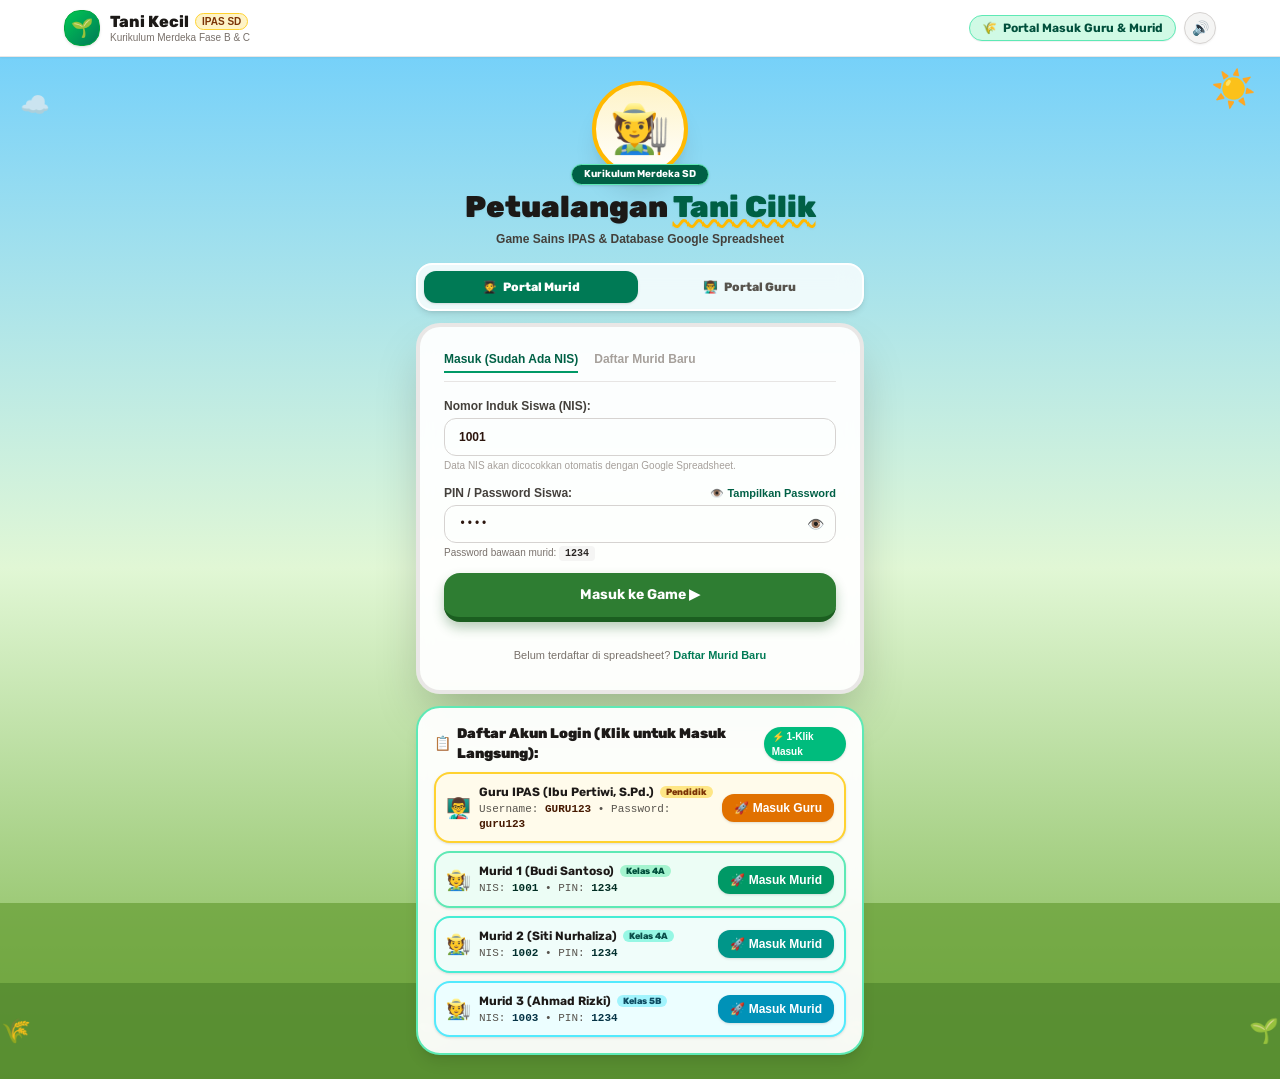
<file: index.html>
<!doctype html>
<html lang="id">
  <head>
    <meta charset="UTF-8" />
    <meta name="viewport" content="width=device-width, initial-scale=1.0, maximum-scale=1.0, user-scalable=no" />
    <title>Petualangan Tani Cilik</title>
    <meta name="description" content="Game edukasi IPAS Kurikulum Merdeka Fase B & C (SD Kelas 4-6) dengan pencatatan otomatis ke Google Apps Script & Google Spreadsheet." />
    <meta property="og:title" content="Petualangan Tani Cilik" />
    <meta property="og:description" content="Game edukasi IPAS Kurikulum Merdeka Fase B & C (SD Kelas 4-6) dengan pencatatan otomatis ke Google Apps Script & Google Spreadsheet." />
    <meta property="og:type" content="website" />
    <meta name="twitter:card" content="summary_large_image" />
    <!-- Google Fonts -->
    <link rel="preconnect" href="https://fonts.googleapis.com">
    <link rel="preconnect" href="https://fonts.gstatic.com" crossorigin>
    <link href="https://fonts.googleapis.com/css2?family=Fredoka:wght@400;500;600;700&family=Plus+Jakarta+Sans:wght@500;600;700;800&family=Rubik:wght@400;500;600;700;800&display=swap" rel="stylesheet">
    <link href="https://fonts.googleapis.com/css2?family=Material+Symbols+Outlined:wght,FILL@100..700,0..1&display=swap" rel="stylesheet" />
    <script type="module" crossorigin src="./assets/index-Yx92zPwY.js"></script>
    <link rel="stylesheet" crossorigin href="./assets/index-1Ix2_6SA.css">
  </head>
  <body class="bg-[#F4F7F2] text-[#2C160E] antialiased select-none font-sans">
    <div id="root"></div>
  </body>
</html>
</file>
